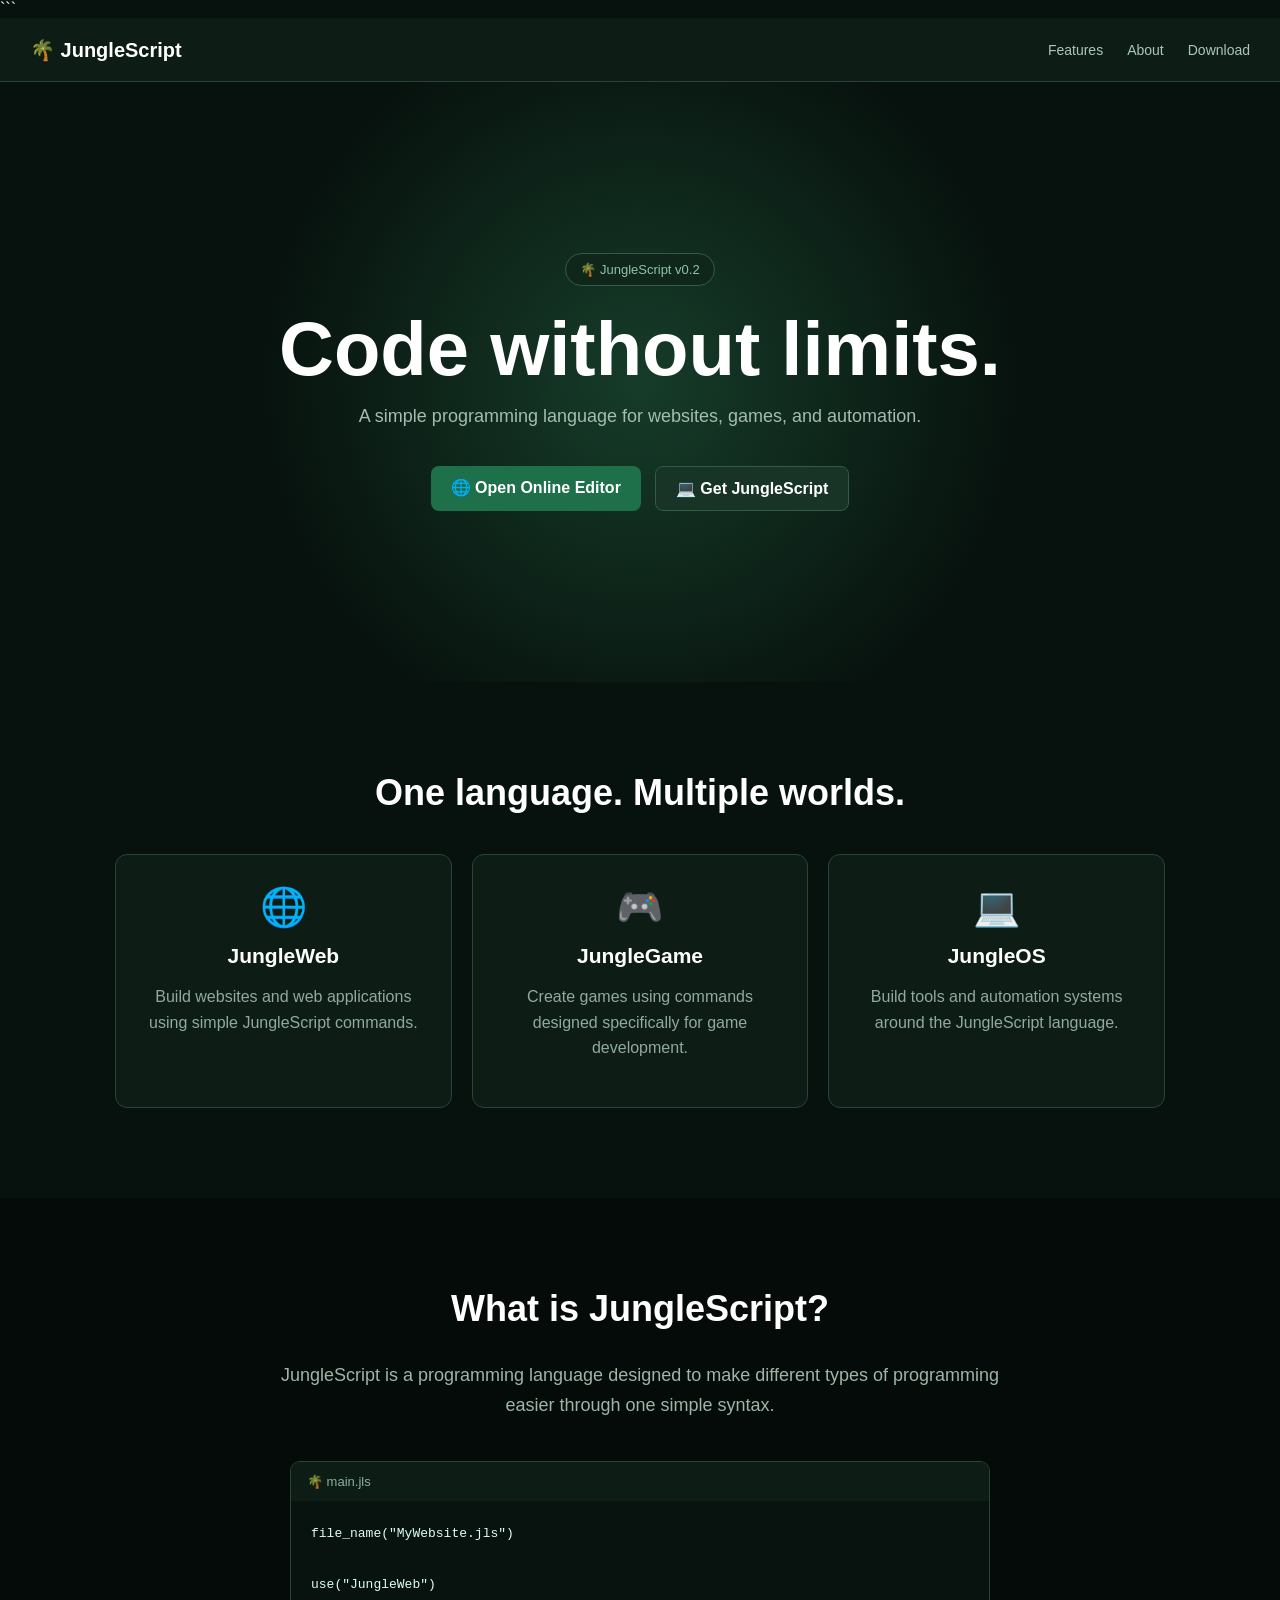
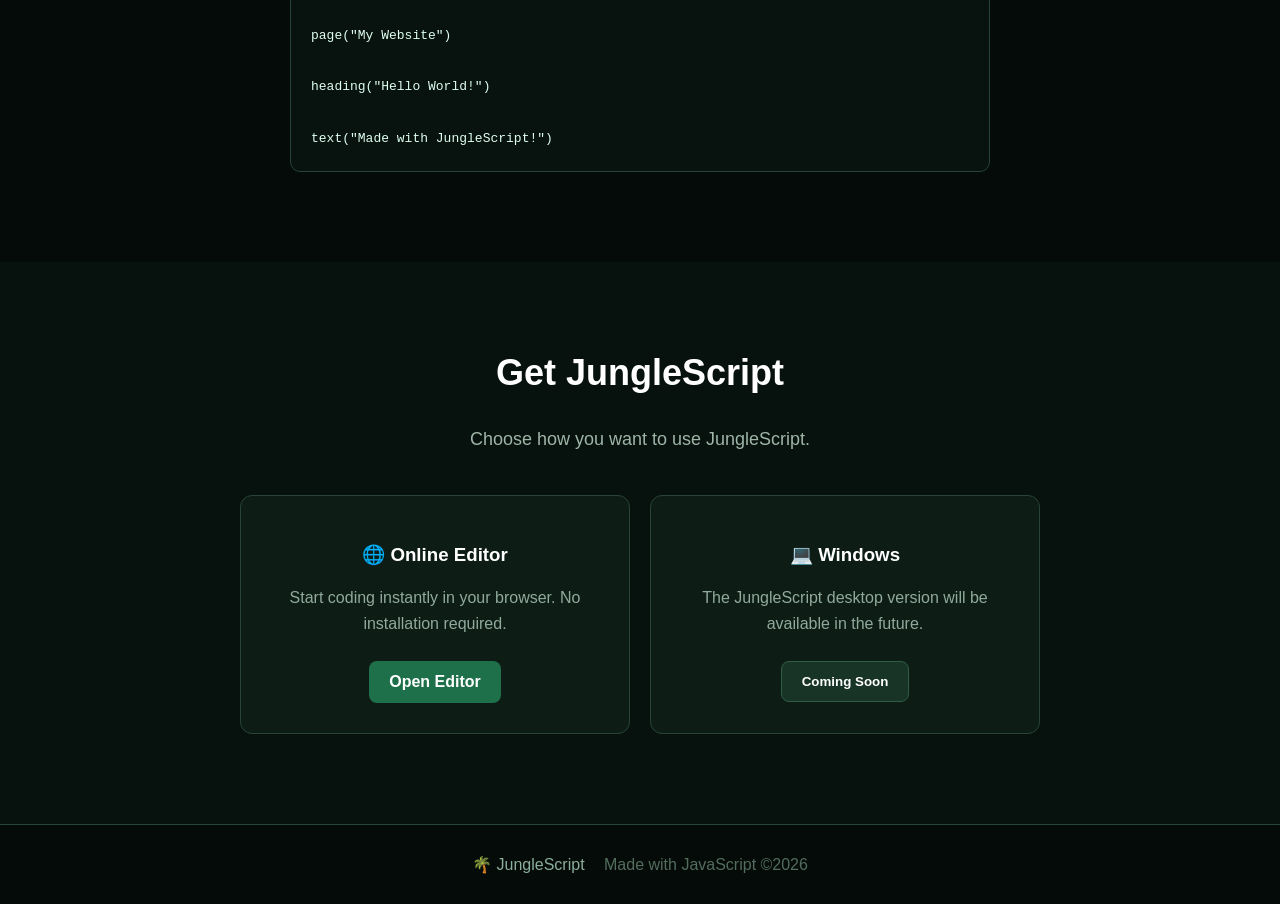
<file: index.html>
<!DOCTYPE html>

<html lang="en">

<head>

```
<meta charset="UTF-8">

<meta
    name="viewport"
    content="width=device-width, initial-scale=1.0"
>

<title>JungleScript</title>

<style>

    * {
        box-sizing: border-box;
    }

    html {
        scroll-behavior: smooth;
    }

    body {
        margin: 0;
        background: #07110d;
        color: white;
        font-family: Arial, sans-serif;
    }

    /* ==============================
       NAVBAR
       ============================== */

    .navbar {
        position: sticky;
        top: 0;
        z-index: 100;

        height: 64px;

        display: flex;
        align-items: center;

        padding: 0 30px;

        background: #0d1d16;
        border-bottom: 1px solid #294437;
    }

    .logo {
        font-size: 20px;
        font-weight: bold;
    }

    .navLinks {
        margin-left: auto;

        display: flex;
        gap: 24px;
    }

    .navLinks a {
        color: #a9c7b7;
        text-decoration: none;
        font-size: 14px;
    }

    .navLinks a:hover {
        color: white;
    }

    /* ==============================
       HERO
       ============================== */

    .hero {
        min-height: 600px;

        display: flex;
        align-items: center;
        justify-content: center;

        text-align: center;

        padding: 80px 20px;

        background:
            radial-gradient(
                circle at center,
                #163c29 0%,
                #07110d 55%
            );
    }

    .heroContent {
        max-width: 800px;
    }

    .badge {
        display: inline-block;

        padding: 8px 14px;

        border: 1px solid #315d47;
        border-radius: 20px;

        background: #10261b;

        color: #8fc4a6;

        font-size: 13px;
    }

    .hero h1 {
        margin: 25px 0 15px;

        font-size: clamp(42px, 8vw, 76px);

        line-height: 1;
    }

    .hero p {
        max-width: 600px;

        margin: 0 auto;

        color: #a5bdb0;

        font-size: 18px;

        line-height: 1.6;
    }

    .heroButtons {
        margin-top: 35px;

        display: flex;
        justify-content: center;

        gap: 14px;

        flex-wrap: wrap;
    }

    .primaryButton,
    .secondaryButton {
        display: inline-block;

        padding: 12px 20px;

        border-radius: 8px;

        text-decoration: none;

        font-weight: bold;

        cursor: pointer;
    }

    .primaryButton {
        background: #1d7049;
        color: white;
    }

    .primaryButton:hover {
        background: #278c5b;
    }

    .secondaryButton {
        background: #173427;
        color: white;

        border: 1px solid #315d47;
    }

    .secondaryButton:hover {
        background: #24523d;
    }

    /* ==============================
       SECTIONS
       ============================== */

    .section {
        max-width: 1100px;

        margin: auto;

        padding: 90px 25px;

        text-align: center;
    }

    .section h2 {
        font-size: 36px;

        margin-top: 0;
    }

    .cards {
        display: grid;

        grid-template-columns:
            repeat(3, 1fr);

        gap: 20px;

        margin-top: 40px;
    }

    .card {
        padding: 30px;

        background: #0d1d16;

        border: 1px solid #294437;
        border-radius: 12px;
    }

    .card:hover {
        border-color: #3e7658;
        transform: translateY(-3px);
    }

    .icon {
        font-size: 38px;

        margin-bottom: 15px;
    }

    .card h3 {
        margin: 10px 0;

        font-size: 21px;
    }

    .card p {
        color: #91aa9c;

        line-height: 1.6;
    }

    /* ==============================
       ABOUT
       ============================== */

    .darkSection {
        max-width: none;

        background: #050b08;
    }

    .largeText {
        max-width: 750px;

        margin: auto;

        color: #9eb5a8;

        font-size: 18px;

        line-height: 1.7;
    }

    .codeExample {
        max-width: 700px;

        margin: 40px auto 0;

        text-align: left;

        overflow: hidden;

        border: 1px solid #294437;
        border-radius: 10px;

        background: #08120e;
    }

    .codeTop {
        padding: 12px 16px;

        background: #0d1d16;

        color: #8caf9d;

        font-size: 13px;
    }

    pre {
        margin: 0;

        padding: 20px;

        overflow-x: auto;

        color: #dffff0;

        font-family: Consolas, monospace;

        line-height: 1.6;
    }

    /* ==============================
       DOWNLOAD
       ============================== */

    .downloadCards {
        max-width: 800px;

        margin: 40px auto 0;

        display: grid;

        grid-template-columns:
            repeat(2, 1fr);

        gap: 20px;
    }

    .downloadCard {
        padding: 30px;

        background: #0d1d16;

        border: 1px solid #294437;

        border-radius: 12px;
    }

    .downloadCard p {
        color: #91aa9c;

        line-height: 1.6;

        margin-bottom: 25px;
    }

    /* ==============================
       FOOTER
       ============================== */

    footer {
        padding: 30px;

        text-align: center;

        background: #050b08;

        border-top: 1px solid #294437;

        color: #8caf9d;
    }

    footer span {
        margin-left: 15px;

        color: #526d5e;
    }

    /* ==============================
       MOBILE
       ============================== */

    @media (max-width: 700px) {

        .navbar {
            padding: 0 15px;
        }

        .navLinks {
            display: none;
        }

        .cards {
            grid-template-columns: 1fr;
        }

        .downloadCards {
            grid-template-columns: 1fr;
        }

    }

</style>


</head>

<body>

<!-- ==============================
     🌴 NAVIGATION
     ============================== -->

<nav class="navbar">


<div class="logo">
    🌴 JungleScript
</div>

<div class="navLinks">

    <a href="#features">
        Features
    </a>

    <a href="#about">
        About
    </a>

    <a href="#download">
        Download
    </a>

</div>


</nav>

<!-- ==============================
     🚀 HERO
     ============================== -->

<section class="hero">


<div class="heroContent">

    <div class="badge">
        🌴 JungleScript v0.2
    </div>

    <h1>
        Code without limits.
    </h1>

    <p>
        A simple programming language for
        websites, games, and automation.
    </p>

    <div class="heroButtons">

        <a
            href="./editor.html"
            class="primaryButton"
        >
            🌐 Open Online Editor
        </a>

        <a
            href="#download"
            class="secondaryButton"
        >
            💻 Get JungleScript
            
        </a>

    </div>

</div>


</section>

<!-- ==============================
     🌐 FEATURES
     ============================== -->

<section
    id="features"
    class="section"
>


<h2>
    One language. Multiple worlds.
</h2>

<div class="cards">


    <div class="card">

        <div class="icon">
            🌐
        </div>

        <h3>
            JungleWeb
        </h3>

        <p>
            Build websites and web applications
            using simple JungleScript commands.
        </p>

    </div>


    <div class="card">

        <div class="icon">
            🎮
        </div>

        <h3>
            JungleGame
        </h3>

        <p>
            Create games using commands designed
            specifically for game development.
        </p>

    </div>


    <div class="card">

        <div class="icon">
            💻
        </div>

        <h3>
            JungleOS
        </h3>

        <p>
            Build tools and automation systems
            around the JungleScript language.
        </p>

    </div>


</div>


</section>

<!-- ==============================
     🧠 ABOUT
     ============================== -->

<section
    id="about"
    class="section darkSection"
>


<h2>
    What is JungleScript?
</h2>

<p class="largeText">

    JungleScript is a programming language designed
    to make different types of programming easier
    through one simple syntax.

</p>


<div class="codeExample">

    <div class="codeTop">
        🌴 main.jls
    </div>


<pre><code>file_name("MyWebsite.jls")

use("JungleWeb")

page("My Website")

heading("Hello World!")

text("Made with JungleScript!")</code></pre>


</div>


</section>

<!-- ==============================
     💾 DOWNLOAD
     ============================== -->

<section
    id="download"
    class="section"
>


<h2>
    Get JungleScript
</h2>

<p class="largeText">
    Choose how you want to use JungleScript.
</p>


<div class="downloadCards">


    <div class="downloadCard">

        <h3>
            🌐 Online Editor
        </h3>

        <p>
            Start coding instantly in your browser.
            No installation required.
        </p>

        <a
            href="./editor.html"
            class="primaryButton"
        >
            Open Editor
        </a>

    </div>


    <div class="downloadCard">

        <h3>
            💻 Windows
        </h3>

        <p>
            The JungleScript desktop version
            will be available in the future.
        </p>

        <button
            class="secondaryButton"
            onclick="alert('The JungleScript Windows version is coming soon!')"
        >
            Coming Soon
        </button>

    </div>


</div>


</section>

<!-- ==============================
     🌴 FOOTER
     ============================== -->

<footer>


🌴 JungleScript

<span>
    Made with JavaScript 
    ©2026
</span>


</footer>

</body>
</html>
</file>
